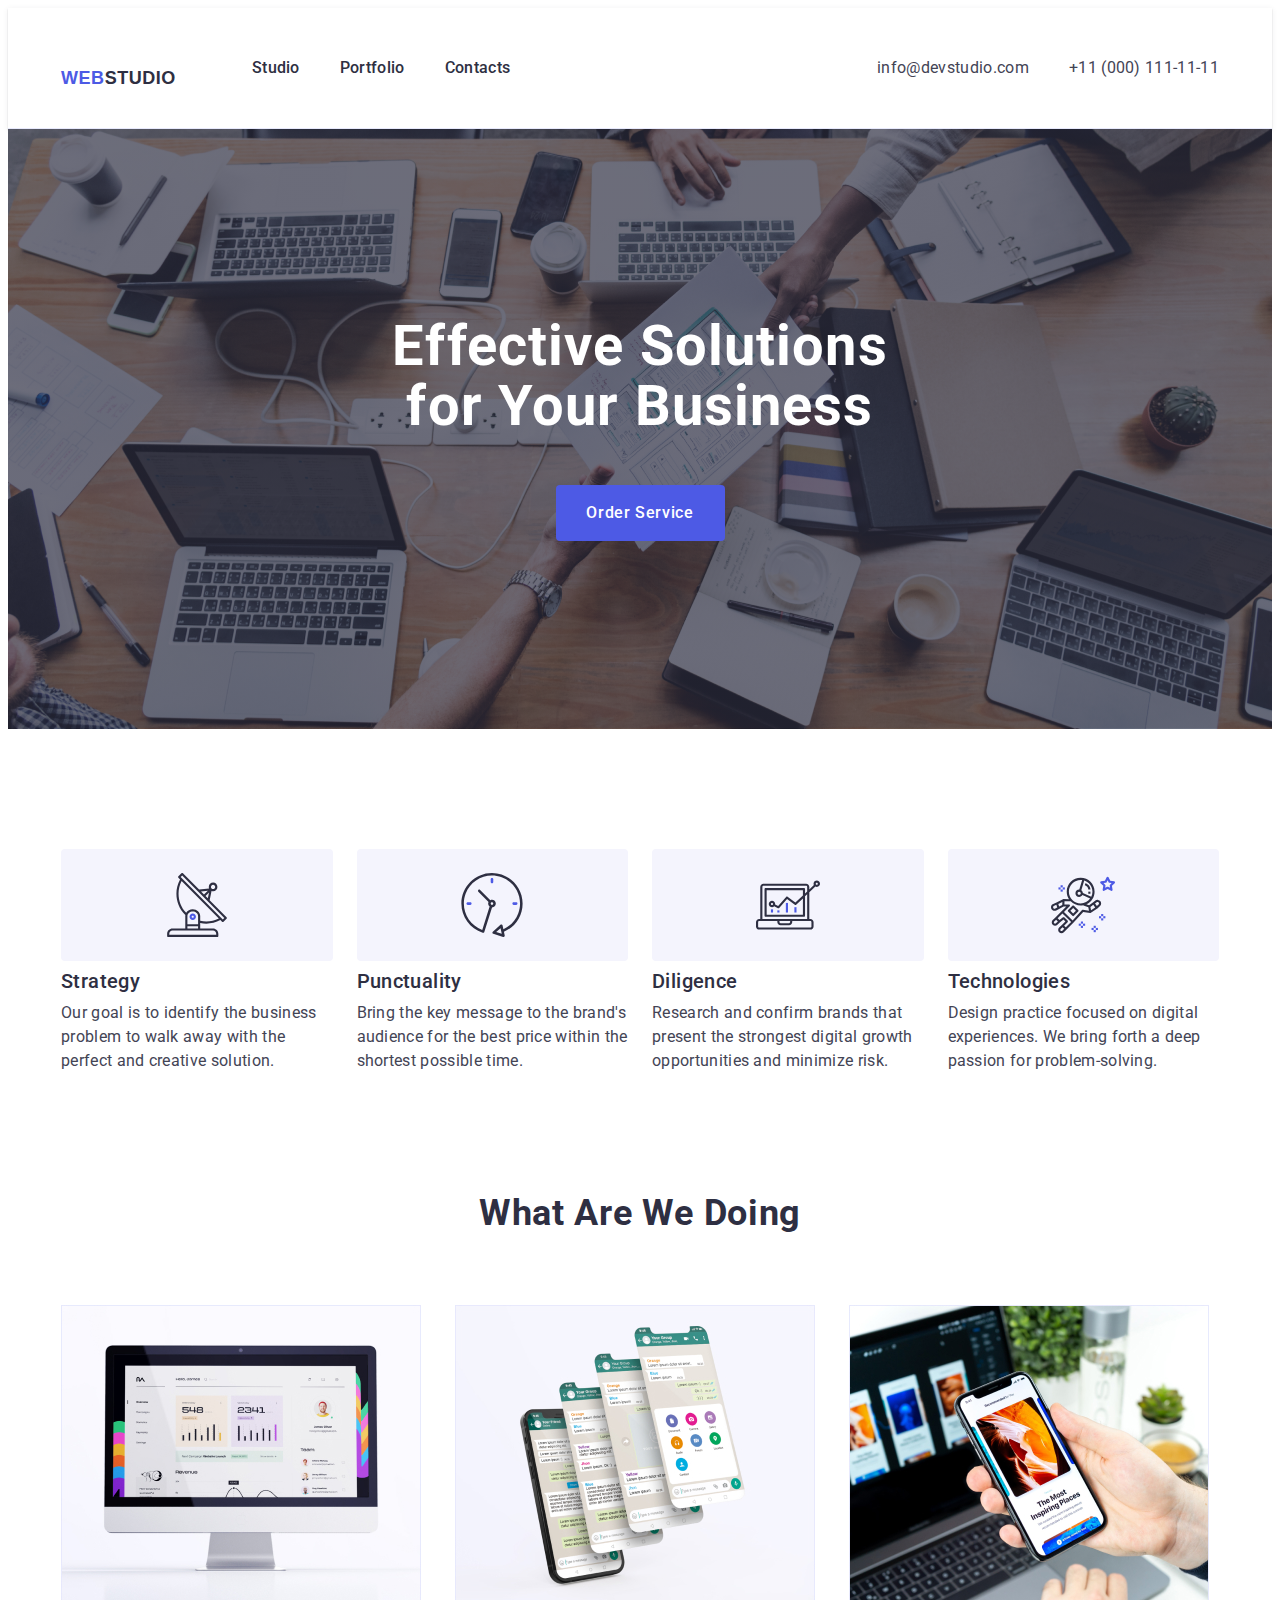
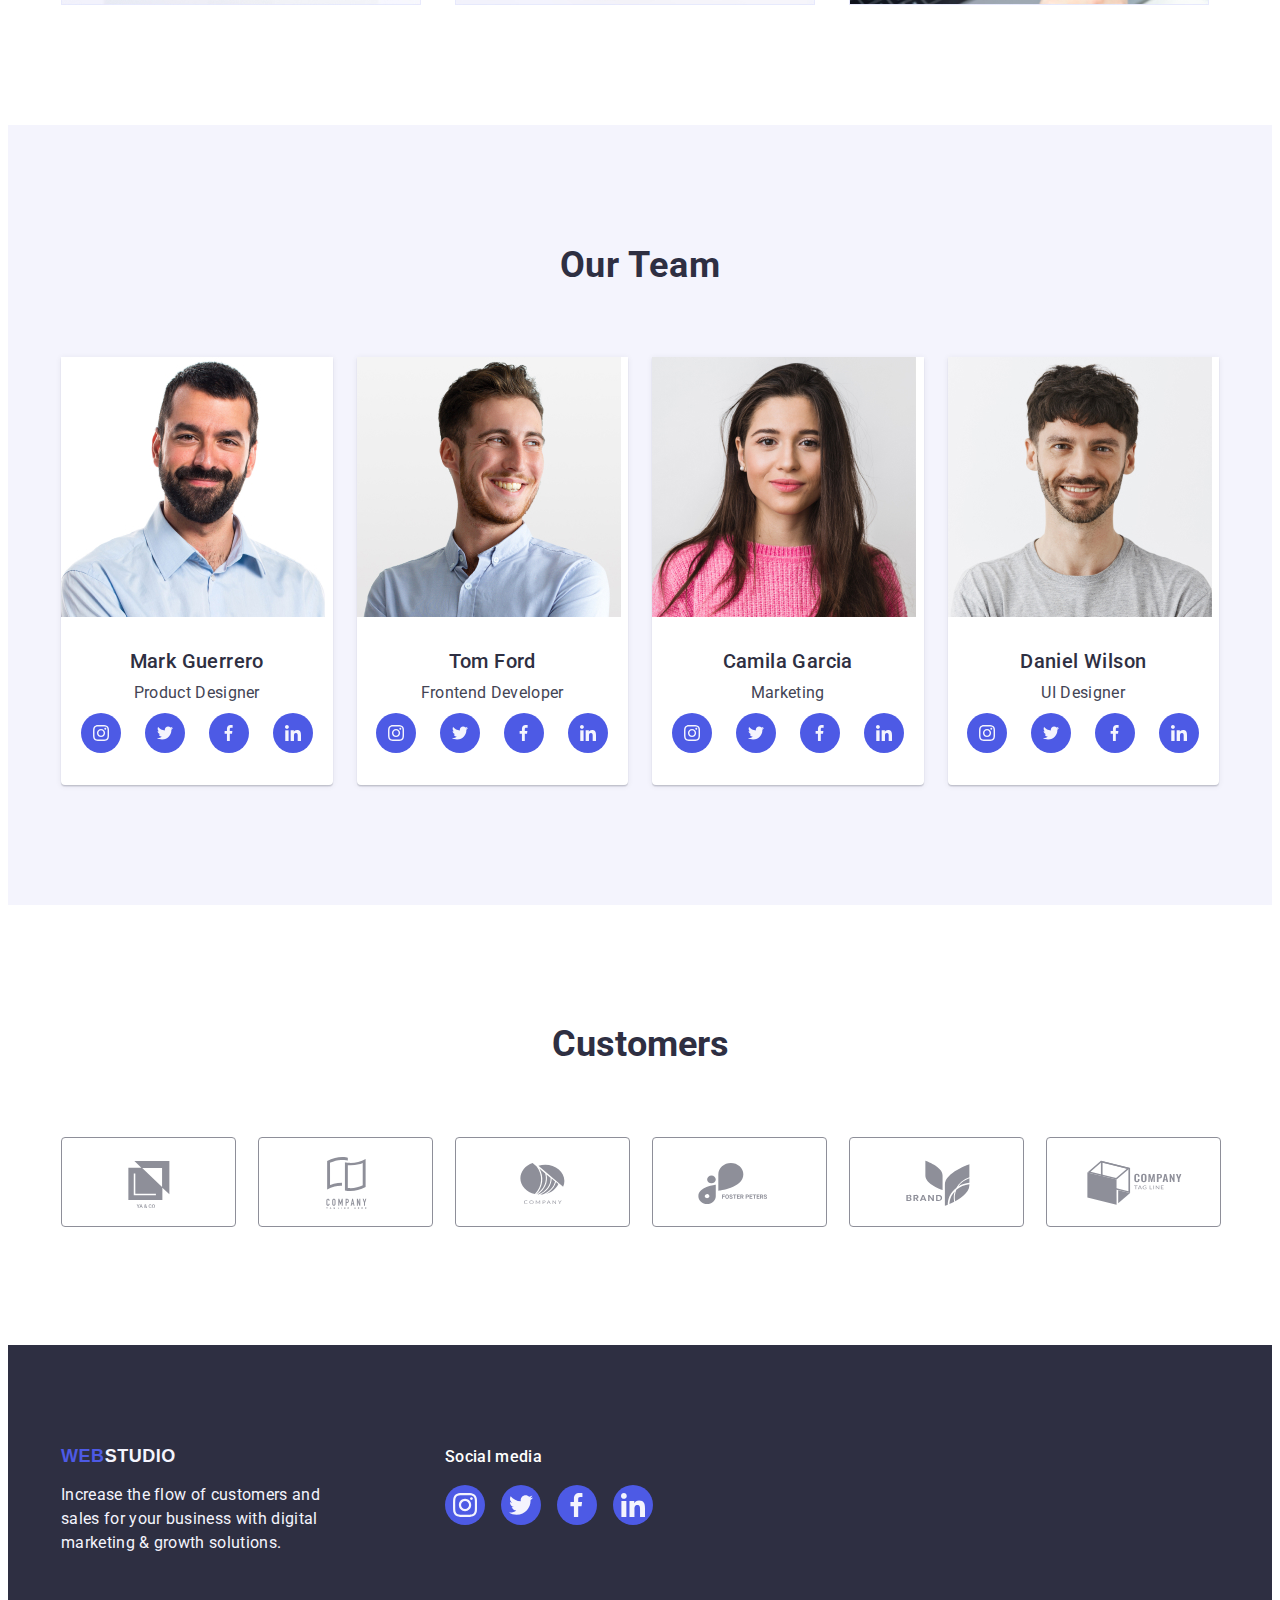
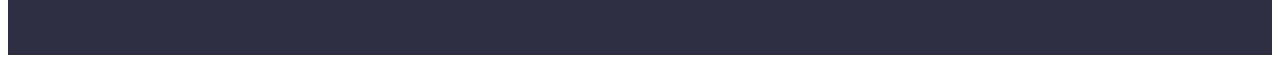
<file: index.html>
<!DOCTYPE html>
<html lang="en">
<head>
    <meta charset="UTF-8">
    <meta http-equiv="X-UA-Compatible" content="IE=edge">
    <meta name="viewport" content="width=device-width, initial-scale=1.0">
    <title>Document</title>
    <link rel="stylesheet" href="https://cdnjs.cloudflare.com/ajax/libs/modern-normalize/2.0.0/modern-normalize.min.css" integrity="sha512-4xo8blKMVCiXpTaLzQSLSw3KFOVPWhm/TRtuPVc4WG6kUgjH6J03IBuG7JZPkcWMxJ5huwaBpOpnwYElP/m6wg==" crossorigin="anonymous" referrerpolicy="no-referrer">
    <link rel="stylesheet" href="./css/style.css">
    <link rel="preconnect" href="https://fonts.googleapis.com">
    <link rel="preconnect" href="https://fonts.gstatic.com" crossorigin>
    <link rel="preconnect" href="https://fonts.googleapis.com">
<link rel="preconnect" href="https://fonts.gstatic.com" crossorigin>
<link href="https://fonts.googleapis.com/css2?family=Roboto:wght@400;500;700&amp;display=swap" rel="stylesheet">
</head>
<body>
    <header class="header">
        <div class="header-main container">
            <nav class="header-nav">
                <a href="./index.html" class="logo link">Web<span class="logo-studio">Studio</span></a>
                <ul class="site-nav list">
                    <li><a href="./index.html" class="link">Studio</a></li>
                    <li><a href="./portfolio.html" class="link">Portfolio</a></li>
                    <li><a href="" class="link">Contacts</a></li>
                </ul>
            </nav>
            <address class="social">
                <ul class="auth-nav list"> 
                    <li><a href="mailto:info@devstudio.com" class="email link">info@devstudio.com</a></li>
                    <li><a href="tel:+110001111111" class="email link">+11 (000) 111-11-11</a></li>
                </ul>
            </address>
        </div>
    </header>
    <main>
        <section class="hero">
            <div class="container">
                <h1 class="hero-title">Effective Solutions <br> for Your Business</h1>
                <button type="button" class="hero-btn">Order Service</button>
            </div>
        </section>
        <section class="section">
            <div class="container">
                <h2 class="visually-hidden">???</h2>
                <ul class="features-list list">
                    <li class="section-item">
                        <div class="section-icon">
                            <svg width="64" height="64">
                                <use href="./images/icons.svg#icon-strategy"></use>
                            </svg>
                        </div>
                            <h3 class="title">Strategy</h3>
                            <P class="paragraff">Our goal is to identify the business problem to walk away with the perfect and creative solution.</P>
                    </li>
                    <li class="section-item">
                        <div class="section-icon">
                            <svg width="64" height="64">
                                <use href="./images/icons.svg#icon-punkt"></use>
                            </svg>
                        </div>
                        <h3 class="title">Punctuality</h3>
                        <p class="paragraff">Bring the key message to the brand's audience for the best price within the shortest possible time.</p>
                    </li>
                    <li class="section-item">
                        <div class="section-icon">
                            <svg width="64" height="64">
                                <use href="./images/icons.svg#icon-diligance"></use>
                            </svg>
                        </div>
                        <h3 class="title">Diligence</h3>
                        <p class="paragraff">Research and confirm brands that present the strongest digital growth opportunities and minimize risk.</p>
                    </li>
                    <li class="section-item">
                        <div class="section-icon">
                            <svg width="64" height="64">
                                <use href="./images/icons.svg#icon-astronaut"></use>
                            </svg>
                        </div>
                        <h3 class="title">Technologies</h3>
                        <p class="paragraff">Design practice focused on digital experiences. We bring forth a deep passion for problem-solving.</p>
                    </li>
                </ul>
            </div>
        </section>
        <section class="work">
            <div class="container">
                <h2 class="section-title">What are we doing</h2>
                <ul class="work-list list">
                    <li class="work-item"><img src="./images/rec.jpg" alt="rectangle1" width="360"></li>
                    <li class="work-item"><img src="./images/recc.jpg" alt="rectangle2" width="360"></li>
                    <li class="work-item"><img src="./images/reccc.jpg" alt="rectangle3" width="360"></li>
                </ul>
            </div>
        </section>
        <section class="team">
            <div class="container">
                <h2 class="section-title-team">Our Team</h2>
                <ul class="section-team-list list">
                    <li class="person">
                            <img src="./images/img.jpg" alt="Mark" width="264">
                        <div class="person-card">
                            <h3 class="person-name">Mark Guerrero</h3>
                            <p class="person-p">Product Designer</p>
                                <ul class="person-card-list list">
                                    <li class="person-card-item">
                                        <a
                                            href=""
                                            class="person-card-link"
                                            target="_blank"
                                            rel="noopener noreferrer"
                                            >
                                            <svg class="person-card-icon" width="16" height="16"> 
                                        <use href="./images/icons.svg#icon-instagram-card" ></use>
                                    </svg>
                                        </a>
                                    </li>
                                    <li class="person-card-item">
                                        <a
                                            href=""
                                            class="person-card-link"
                                            target="_blank"
                                            rel="noopener noreferrer"
                                            >
                                            <svg class="person-card-icon" width="16" height="16"> 
                                                <use href="./images/icons.svg#icon-twitter-card" ></use>
                                            </svg>
                                        </a>
                                    </li>
                                    <li class="person-card-item">
                                        <a
                                            href=""
                                            class="person-card-link"
                                            target="_blank"
                                            rel="noopener noreferrer"
                                            >
                                            <svg class="person-card-icon" width="16" height="16"> 
                                                <use href="./images/icons.svg#icon-facebook-card"></use>
                                            </svg>
                                        </a>
                                    </li>
                                    <li class="person-card-item">
                                        <a
                                            href=""
                                            class="person-card-link"
                                            target="_blank"
                                            rel="noopener noreferrer"
                                            >
                                            <svg class="person-card-icon" width="16" height="16"> 
                                                <use href="./images/icons.svg#icon-in-card"></use>
                                            </svg>
                                        </a>
                                    </li>
                                </ul>
                        </div>
                    </li>
                    <li class="person">
                        <img src="./images/img(1).jpg" alt="Tom" width="264">
                        <div class="person-card">
                        <h3 class="person-name">Tom Ford</h3>
                        <p class="person-p">Frontend Developer</p>
                        <ul class="person-card-list list">
                            <li class="person-card-item">
                                <a
                                    href=""
                                    class="person-card-link"
                                    target="_blank"
                                    rel="noopener noreferrer"
                                    >
                                    <svg class="person-card-icon" width="16" height="16"> 
                                <use href="./images/icons.svg#icon-instagram-card" ></use>
                            </svg>
                                </a>
                            </li>
                            <li class="person-card-item">
                                <a
                                    href=""
                                    class="person-card-link"
                                    target="_blank"
                                    rel="noopener noreferrer"
                                    >
                                    <svg class="person-card-icon" width="16" height="16"> 
                                        <use href="./images/icons.svg#icon-twitter-card" ></use>
                                    </svg>
                                </a>
                            </li>
                            <li class="person-card-item">
                                <a
                                    href=""
                                    class="person-card-link"
                                    target="_blank"
                                    rel="noopener noreferrer"
                                    >
                                    <svg class="person-card-icon" width="16" height="16"> 
                                        <use href="./images/icons.svg#icon-facebook-card"></use>
                                    </svg>
                                </a>
                            </li>
                            <li class="person-card-item">
                                <a
                                    href=""
                                    class="person-card-link"
                                    target="_blank"
                                    rel="noopener noreferrer"
                                    >
                                    <svg class="person-card-icon" width="16" height="16"> 
                                        <use href="./images/icons.svg#icon-in-card"></use>
                                    </svg>
                                </a>
                            </li>
                        </ul>
                </div>
            </li>
                    <li class="person">
                        <img src="./images/img(2).jpg" alt="Camila" width="264">
                        <div class="person-card">
                        <h3 class="person-name">Camila Garcia</h3>
                        <p class="person-p">Marketing</p>
                        <ul class="person-card-list list">
                            <li class="person-card-item">
                                <a
                                    href=""
                                    class="person-card-link"
                                    target="_blank"
                                    rel="noopener noreferrer"
                                    >
                                    <svg class="person-card-icon" width="16" height="16"> 
                                <use href="./images/icons.svg#icon-instagram-card" ></use>
                            </svg>
                                </a>
                            </li>
                            <li class="person-card-item">
                                <a
                                    href=""
                                    class="person-card-link"
                                    target="_blank"
                                    rel="noopener noreferrer"
                                    >
                                    <svg class="person-card-icon" width="16" height="16"> 
                                        <use href="./images/icons.svg#icon-twitter-card" ></use>
                                    </svg>
                                </a>
                            </li>
                            <li class="person-card-item">
                                <a
                                    href=""
                                    class="person-card-link"
                                    target="_blank"
                                    rel="noopener noreferrer"
                                    >
                                    <svg class="person-card-icon" width="16" height="16"> 
                                        <use href="./images/icons.svg#icon-facebook-card"></use>
                                    </svg>
                                </a>
                            </li>
                            <li class="person-card-item">
                                <a
                                    href=""
                                    class="person-card-link"
                                    target="_blank"
                                    rel="noopener noreferrer"
                                    >
                                    <svg class="person-card-icon" width="16" height="16"> 
                                        <use href="./images/icons.svg#icon-in-card"></use>
                                    </svg>
                                </a>
                            </li>
                        </ul>
                </div>
            </li>
                    <li class="person">
                        <img src="./images/img(3).jpg" alt="Daniel" width="264">
                        <div class="person-card">
                        <h3 class="person-name">Daniel Wilson</h3>
                        <p class="person-p">UI Designer</p>
                        <ul class="person-card-list list">
                            <li class="person-card-item">
                                <a
                                    href=""
                                    class="person-card-link"
                                    target="_blank"
                                    rel="noopener noreferrer"
                                    >
                                    <svg class="person-card-icon" width="16" height="16"> 
                                <use href="./images/icons.svg#icon-instagram-card" ></use>
                            </svg>
                                </a>
                            </li>
                            <li class="person-card-item">
                                <a
                                    href=""
                                    class="person-card-link"
                                    target="_blank"
                                    rel="noopener noreferrer"
                                    >
                                    <svg class="person-card-icon" width="16" height="16"> 
                                        <use href="./images/icons.svg#icon-twitter-card" ></use>
                                    </svg>
                                </a>
                            </li>
                            <li class="person-card-item">
                                <a
                                    href=""
                                    class="person-card-link"
                                    target="_blank"
                                    rel="noopener noreferrer"
                                    >
                                    <svg class="person-card-icon" width="16" height="16"> 
                                        <use href="./images/icons.svg#icon-facebook-card"></use>
                                    </svg>
                                </a>
                            </li>
                            <li class="person-card-item">
                                <a
                                    href=""
                                    class="person-card-link"
                                    target="_blank"
                                    rel="noopener noreferrer"
                                    >
                                    <svg class="person-card-icon" width="16" height="16"> 
                                        <use href="./images/icons.svg#icon-in-card"></use>
                                    </svg>
                                </a>
                            </li>
                        </ul>
                        </div>
                    </li>
                </ul>
            </div>
        </section>
        <section class="customers">
            <div class="customers-cont container">
                <h2 class="customers-title">Customers</h2>
                <ul class="customers-list list">
                    <li class="customers-item">
                        <a class="customers-link" href="#">
                            <svg width="104" height="56" class="customers-icon">
                                <use href="./images/icons.svg#icon-Logo"></use>
                            </svg>
                        </a>
                    </li>
                    <li class="customers-item">
                        <a class="customers-link" href="#">
                            <svg width="104" height="56" class="customers-icon">
                                <use href="./images/icons.svg#icon-company-cs"></use>
                            </svg>
                        </a>
                    </li>
                    <li class="customers-item">
                        <a class="customers-link" href="#">
                            <svg width="104" height="56" class="customers-icon">
                                <use href="./images/icons.svg#icon-company2-cs"></use>
                            </svg>
                        </a>
                    </li>
                    <li class="customers-item">
                        <a class="customers-link" href="#">
                            <svg width="104" height="56" class="customers-icon">
                                <use href="./images/icons.svg#icon-foster-cs"></use>
                            </svg>
                        </a>
                    </li>
                    <li class="customers-item">
                        <a class="customers-link" href="#">
                            <svg width="104" height="56" class="customers-icon">
                                <use href="./images/icons.svg#icon-brand-cs"></use>
                            </svg>
                        </a>
                    </li>
                    <li class="customers-item">
                        <a class="customers-link" href="#">
                            <svg width="104" height="56" class="customers-icon">
                                <use href="./images/icons.svg#icon-tag-line-cs"></use>
                            </svg>
                        </a>
                    </li>
                </ul>
            </div>
        </section>
    </main>
    <footer class="footer">
        <div class="container foot-container">
            <div class="foot-cont">
                <a href="./index.html" class="link logo-footer">Web<span class="footer-logo-studio">Studio</span></a>
                <p class="footer-text">Increase the flow of customers and sales for your business with digital marketing & growth solutions.</p>
            </div>
            <div class="social-media-foot">
                <p class="media-footer">Social media</p>
                <ul class="media-list list">
                    <li class="media-item">
                        <a href="#"  class="media-icon">
                            <svg width="24" height="24" class="footer-icon">
                                <use href="./images/icons.svg#icon-instagram-card"></use>
                            </svg>
                        </a>
                    </li>
                    <li class="media-item">
                        <a href="#" class="media-icon">
                            <svg width="24" height="24" class="footer-icon">
                                <use href="./images/icons.svg#icon-twitter-card"></use>
                            </svg>
                        </a>
                    </li>
                    <li class="media-item">
                        <a href="#" class="media-icon">
                            <svg width="24" height="24" class="footer-icon">
                                <use href="./images/icons.svg#icon-facebook-card"></use>
                            </svg>
                        </a>
                    </li>
                    <li class="media-item">
                        <a href="#" class="media-icon">
                            <svg width="24" height="24" class="footer-icon">
                                <use href="./images/icons.svg#icon-in-card"></use>
                            </svg>
                        </a>
                    </li>
                </ul>
            </div>
        </div>
    </footer>
</body>
</html>
</file>
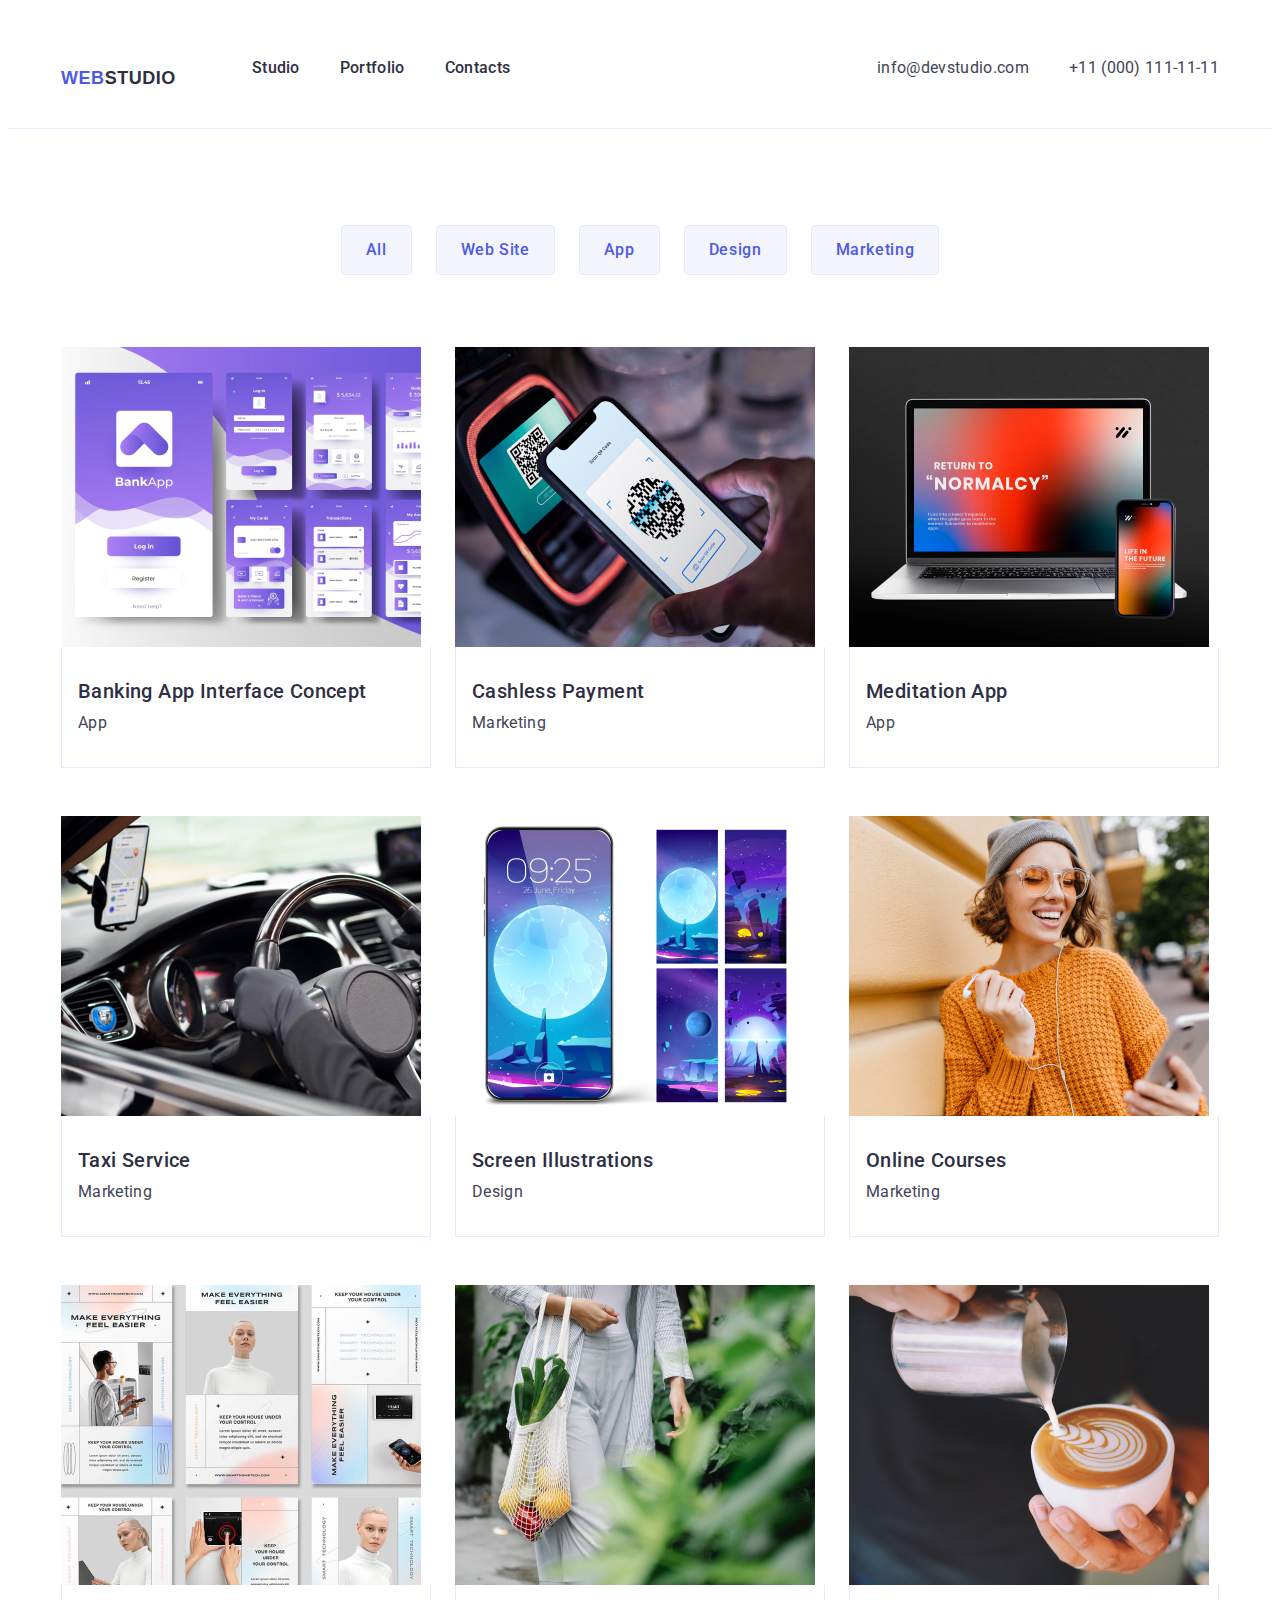
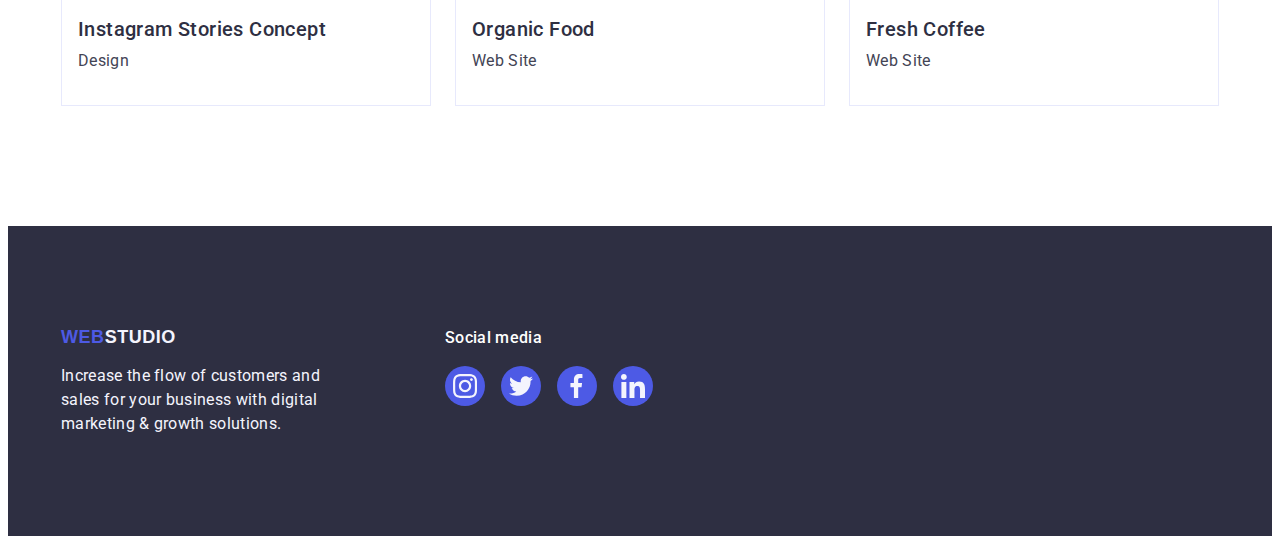
<file: portfolio.html>
<!DOCTYPE html>
<html lang="en">
<head>
    <meta charset="UTF-8">
    <meta http-equiv="X-UA-Compatible" content="IE=edge">
    <meta name="viewport" content="width=device-width, initial-scale=1.0">
    <title>Document</title>
    <link rel="stylesheet" href="https://cdnjs.cloudflare.com/ajax/libs/modern-normalize/2.0.0/modern-normalize.min.css" integrity="sha512-4xo8blKMVCiXpTaLzQSLSw3KFOVPWhm/TRtuPVc4WG6kUgjH6J03IBuG7JZPkcWMxJ5huwaBpOpnwYElP/m6wg==" crossorigin="anonymous" referrerpolicy="no-referrer">
    <link rel="stylesheet" href="./css/style.css">
    <link rel="preconnect" href="https://fonts.googleapis.com">
<link rel="preconnect" href="https://fonts.gstatic.com" crossorigin>
<link href="https://fonts.googleapis.com/css2?family=Roboto:wght@400;500;700&amp;display=swap" rel="stylesheet">
    </head>
<header class="page">
    <div class="page-container container">
        <nav class="page-nav">
            <a href="./index.html" class="logo link">Web<span class="logo-studio">Studio</span></a>
            <ul class="site-nav list ">
                <li><a class="site-nav list link" href="./index.html">Studio</a></li>
                <li><a class="site-nav list link" href="./portfolio.html">Portfolio</a></li>
                <li><a class="site-nav list link" href="">Contacts</a></li>
            </ul>
        </nav>
        <address class="social">
            <ul class="auth-nav list"> 
                <li><a href="mailto:info@devstudio.com" class="email link">info@devstudio.com</a></li>
                <li><a href="tel:+110001111111" class="email link">+11 (000) 111-11-11</a></li>
            </ul>
        </address>
    </div>
</header>
        <main>
            <section class="page-section">
                <div class="container">
                    <h1 class="visually-hidden">hidden</h1>
                    <ul class="button list">
                        <li>
                            <button type="button" class="btn">All</button>
                        </li>
                        <li>
                            <button type="button" class="btn">Web Site</button>
                        </li>
                        <li>
                            <button type="button" class="btn">App</button>
                        </li>
                        <li>
                            <button type="button" class="btn">Design</button>
                        </li>
                        <li>
                            <button type="button" class="btn">Marketing</button>
                        </li>
                    </ul>
                    <ul class="app list">
                        <Li class="app-list">
                            <a href="" class="link portfolio-link">
                                <img src="./images/banking.jpg" alt="banking" width="360">
                                <div class="list-card">
                                <h2 class="other-h">Banking App Interface Concept</h2>
                                <p class="paragraff">App</p>
                            </div>
                            </a>
                        </Li>
                        <li class="app-list">
                            <a href="" class="link portfolio-link" >
                            <img src="./images/cashless.jpg" alt="cashless" width="360">
                            <div class="list-card">
                            <h2 class="other-h">Cashless Payment</h2>
                            <p class="paragraff">Marketing</p>
                            </div>
                            </a>
                        </li>
                        <li class="app-list">
                            <a href="" class="link portfolio-link">
                            <img src="./images/meditation.jpg" alt="meditation" width="360">
                            <div class="list-card">
                            <h2 class="other-h">Meditation App</h2>
                            <p class="paragraff">App</p>
                            </div>
                            </a>
                        </li>
                        <li class="app-list">
                            <a href="" class="link portfolio-link">
                            <img src="./images/aaxi.jpg" alt="Taxi" width="360">
                            <div class="list-card">
                            <h2 class="other-h">Taxi Service</h2>
                            <p class="paragraff">Marketing</p>
                            </div>
                            </a>
                        </li>
                        <li class="app-list">
                            <a href="" class="link portfolio-link">
                            <img src="./images/screen.jpg" alt="screen" width="360">
                            <div class="list-card">
                            <h2 class="other-h">Screen Illustrations</h2>
                            <p class="paragraff">Design</p>
                            </div>
                            </a>
                        </li>
                        <li class="app-list">
                            <a href="" class="link portfolio-link">
                            <img src="./images/online.jpg" alt="online" width="360">
                            <div class="list-card">
                            <h2 class="other-h">Online Courses</h2>
                            <p class="paragraff">Marketing</p>
                            </div>
                            </a>
                        </li>
                        <li class="app-list">
                            <a href="" class="link portfolio-link">
                            <img src="./images/intagram.jpg" alt="Instagram" width="360">
                            <div class="list-card">
                            <h2 class="other-h">Instagram Stories Concept</h2>
                            <p class="paragraff">Design</p>
                            </div>
                            </a>
                        </li>
                        <li class="app-list">
                            <a href="" class="link portfolio-link">
                            <img src="./images/organic.jpg" alt="organic" width="360">
                            <div class="list-card">
                            <h2 class="other-h">Organic Food</h2>
                            <p class="paragraff">Web Site</p>
                            </div>
                            </a>
                        </li>
                        <li class="app-list">
                            <a href="" class="link portfolio-link">
                            <img src="./images/coffee.jpg" alt="Fresh" width="360">
                            <div class="list-card">
                            <h2 class="other-h">Fresh Coffee</h2>
                            <p class="paragraff">Web Site</p>
                            </div>
                            </a>
                        </li>
                    </ul>
                </div>
            </section>
        </main>
        <footer class="footer">
            <div class="container foot-container">
                <div class="foot-cont">
                    <a href="./index.html" class="link logo-footer">Web<span class="footer-logo-studio">Studio</span></a>
                    <p class="footer-text">Increase the flow of customers and sales for your business with digital marketing & growth solutions.</p>
                </div>
                <div class="social-media-foot">
                    <p class="media-footer">Social media</p>
                    <ul class="media-list list">
                        <li class="media-item">
                            <a href="#" class="media-icon">
                                <svg width="24" height="24" class="footer-icon">
                                    <use href="./images/icons.svg#icon-instagram-card"></use>
                                </svg>
                            </a>
                        </li>
                        <li class="media-item">
                            <a href="#" class="media-icon">
                                <svg width="24" height="24" class="footer-icon">
                                    <use href="./images/icons.svg#icon-twitter-card"></use>
                                </svg>
                            </a>
                        </li>
                        <li class="media-item">
                            <a href="#" class="media-icon">
                                <svg width="24" height="24" class="footer-icon">
                                    <use href="./images/icons.svg#icon-facebook-card"></use>
                                </svg>
                            </a>
                        </li>
                        <li class="media-item">
                            <a href="#" class="media-icon">
                                <svg width="24" height="24" class="footer-icon">
                                    <use href="./images/icons.svg#icon-in-card"></use>
                                </svg>
                            </a>
                        </li>
                    </ul>
                </div>
            </div>
        </footer>
</body>
</html>
</file>
<file: css/style.css>
/* цвет основного текста #2E2F42 */
/* вторичный цвет #434455 */
/* белый цвет #FFFFFF */
/* цвет хедера(лого) #4D5AE5 */
/* цвет футера #F4F4FD  */
/* акцент #4D5AE5 */
:root {
    --primary-text-color: #4D5AE5;
    --dark-text-color: #2E2F42;
    --success-text-color: #31D0AA;
    --text-color: #434455;
    --subtle-text-color: #8E8F99;
    --accent-text-color: #E7E9FC;
    --light-text-color: #F4F4FD; 
    --light-color: #FFFFFF;
}
p,
h1,
h2,
h3,
h4,
h5,
h6 {
    margin: 0;
}
ul {
    margin: 0;
    padding: 0;
}
img {
    display: block;
}

body {
    font-family: "Roboto", sans-serif;
    background-color: var(--light-color);
    color : var(--text-color);
}

.container {
    margin: 0 auto;
    width: 1158px;
    padding-left: 15px;
    padding-right: 15px;
}
.header {
    border-bottom: 1px solid #e7e9fc;
    box-shadow: 0px 2px 1px rgba(46, 47, 66, 0.08), 0px 1px 1px rgba(46, 47, 66, 0.16), 0px 1px 6px rgba(46, 47, 66, 0.08);
}
.header-main.container {
    margin: 0 auto;
}
.header-nav {
    display: flex;
    align-items: center;
}
.header-main {
    margin: 0 auto;
    display: flex;
    width: 1158px;
    padding: 0 15px;
}
.logo {
    padding-top: 22px;
    font-family: "Raleway", sans-serif;    
    font-weight: 800;
    font-size: 18px;
    line-height: 1.17;
    letter-spacing: 0.03em;
    text-transform: uppercase;
    color: var(--primary-text-color);
    margin-right: 76px;
}
.link {
text-decoration: none;
}
.logo-studio {
color: #2e2f42;
}
.site-nav {
    font-weight: 500;
    line-height: 1.5;
    letter-spacing: 0.02em;
    display: flex;
    gap: 40px;
    padding: 24px 0;
}
.auth-nav {
    display: flex;
    gap: 40px;
    padding: 24px 0;
}
.list {
    list-style: none;
}

/* site-nav  */
.site-nav .link {
    color: var(--dark-text-color);
}
.site-nav .link:hover, 
.site-nav .link:focus {
    color: #404bbf;
} 
.social {
    margin-left: auto;
    display: block;
    font-style: normal;
}
.email {
    display: block;
    font-size: 16px;
    line-height: 1.5;
    letter-spacing: 0.02em;
    color: #434455;
    padding: 24px 0;
}
.email:hover,
.email:focus {
    color:  #404bbf;
}
.hero {
    background-image:linear-gradient(rgba(46, 47, 66, 0.7), rgba(46, 47, 66, 0.7)), url(../images/people-office.jpg);
    background-repeat: no-repeat;
    background-position: center;
    background-size: cover;
    color: #FFFFFF;
    background-color: #2E2F42;
    padding: 188px 0;
    max-width: 1440px;
}
.hero-btn {
    display: block;
    margin-top: 48px;
    margin-left: auto;
    margin-right: auto;
    color: #FFFFFF;
    background-color: #4D5AE5;
    font-family: "Roboto", sans-serif;
    font-weight: 500;
    font-size: 16px;
    line-height: 1.5;
    letter-spacing: 0.04em;
    cursor: pointer;
    min-width: 169px;
    height: 56px;
    border: none;
    border-radius: 4px;
}
.hero-btn:hover,
.hero-btn:focus {
    background-color: #404BBF;
}
.hero-title {
    margin-left: auto;
    margin-right: auto;
    max-width: 496px;
    font-size: 56px;
    line-height: 1.07;
    text-align: center;
    letter-spacing: 0.02em;
}
.section {
    padding: 120px 0;
}
.section-icon {
    display: flex;
    align-items: center;
    justify-content: center;
    height: 112px;
    background-color: #f4f4fd;
    border-radius: 4px;
    margin-bottom: 8px;
}
.section-title {
    color: #2E2F42;
    font-weight: 500;
    font-size: 20px;
    line-height: 1.2;
    letter-spacing: 0.02em;
    margin-bottom: 72px;
}
.visually-hidden {
    position: absolute;
    white-space: nowrap;
    width: 1px;
    height: 1px;
    margin: -1px;
    border: 0;
    padding: 0;
    clip-path: inset(100%);
    clip: rect(0 0 0 0);
    overflow: hidden;
}
.work-list {
    display: flex;
    gap: 24px;
}

.title {
    margin-bottom: 8px;
    font-weight: 500;
    font-size: 20px;
    line-height: 1.2;
    letter-spacing: 0.02em;
}
.paragraff {
    line-height: 1.5;
    letter-spacing: 0.02em;
    color: var(--text-color);
}

.section-title {
    font-size: 36px;
    line-height: 1.11;
    text-align: center;
    letter-spacing: 0.02em;
    text-transform: capitalize;
    margin-bottom: 72px;
    font-family: 'Roboto';
font-style: normal;
font-weight: 700;
font-size: 36px;
line-height: 40px;
/* identical to box height, or 111% */

text-align: center;
letter-spacing: 0.02em;
text-transform: capitalize;

/* NAVY BLUE */

color: #2E2F42;
}
.section-item {
    flex-basis: calc((100% - 72px) / 4);
}
.features-list {
    display: flex;
    gap: 24px;
}
.features-list .title {
    color: #2E2F42;
}
.work {
    padding-bottom: 120px;
}
.work-item {
    flex-basis: calc((100% - 3 * 16px) / 3);
}

.team {
    background-color: var(--light-text-color);
    padding: 120px 0;
}
.team-list {
    display: flex;
    background-color: #FFFFFF;
    gap: 24px;
}
.person {
    flex-basis: calc((100% - 72px) / 4);
    background-color: #FFFFFF;
    border-radius: 0px 0px 4px 4px; 
    box-shadow: 0px 1px 6px rgba(46, 47, 66, 0.08), 0px 1px 1px rgba(46, 47, 66, 0.16), 0px 2px 1px rgba(46, 47, 66, 0.08);
}
.person-name {
    margin-bottom: 8px;
    text-align: center;
    font-weight: 500;
    font-size: 20px;
    line-height: 1.2;
    letter-spacing: 0.02em;
    color: var(--dark-text-color)
}
.person-list {
    border-radius: 0px 0px 4px 4px;
}
.person-card {
    padding: 32px 16px;
}
.person-card-icon {
    fill: var(--light-text-color);
}
.person-card-list {
    display: flex;
    justify-content: center;
    gap: 24px;
}
.person-card-item {
    width: 40px;
    height: 40px;
}
.person-card-link {
    width: 100%;
    height: 100%;
    background-color: #4D5AE5;
    border-radius: 50%;
    display: flex;
    align-items: center;
    justify-content: center;
}
.person-card-link:hover,
.person-card-link:focus {
    background-color: #404bbf;
}
.person-p {
    text-align: center;
    font-size: 16px;
    line-height: 1.5;
    letter-spacing: 0.02em;
    margin-bottom: 8px;
}
.section-title-team {
    text-align: center;
    margin-right: auto;
    margin-left: auto;
    margin-bottom: 72px;
    font-family: 'Roboto';
font-style: normal;
font-weight: 700;
font-size: 36px;
line-height: 40px;
/* identical to box height, or 111% */

text-align: center;
letter-spacing: 0.02em;
text-transform: capitalize;

/* NAVY BLUE */

color: #2E2F42;
}
.section-team-list {
    display: flex;
    gap: 24px;
}
.container-teams {
    padding: 32px 16px;
}
.customers {
    padding-top: 120px;
    padding-bottom: 120px;
}
.customers-title {
    font-size: 36px;
    line-height: 1.11;
    color: var(--dark-text-color);
    margin-bottom: 72px;
    text-align: center;

}
.customers-list {
    display: flex;
    gap: 24px;
}
.customers-item {
    width: calc((100% - 120px) / 6);
    height: 88px;

}
.customers-link {
    width: 100%;
    height: 100%;
    border: 1px solid #8e8f99;
    border-radius: 4px;
    display: flex;
    align-items: center;
    justify-content: center;
    color: var(--subtle-text-color);
}
.customers-link:hover,
.customers-link:focus {
    border-color: #404bbf;
    color: #404bbf;
}
.customers-icon {
    fill: currentColor;
}
.footer {
    padding: 100px 0;
    background-color: var(--dark-text-color)
}

.link.logo-footer {
display: inline-block;
}
.logo-footer {
display: inline-block;
margin-bottom: 16px;
font-family: "Raleway", sans-serif;
font-weight: 800;
font-size: 18px;
line-height: 1.17;
letter-spacing: 0.03em;
text-transform: uppercase;
color: var(--primary-text-color);
}
.footer-logo-studio {
    color: #f4f4fd;
}
.footer-text {
font-family: 'Roboto';
font-style: normal;
font-weight: 400;
font-size: 16px;
line-height: 24px;
/* or 150% */

letter-spacing: 0.02em;

/* CLOUD */

color: #F4F4FD;
    max-width: 264px;
}
.footer-icon {
    fill: var(--light-text-color);
}
.site-nav .list .link {
    color: var(--dark-text-color);
}
.btn {
    padding: 12px 24px;
    display: block;
    margin-left: auto;
    margin-right: auto;
    color: #FFFFFF;
    background-color: #4D5AE5;
    font-family: "Roboto", sans-serif;
    font-weight: 500;
    font-size: 16px;
    line-height: 1.5;
    letter-spacing: 0.04em;
    cursor: pointer;
    border: 1px solid #e7e9fc;
    border-radius: 4px;
    color: var(--primary-text-color);
    background-color: var(--light-text-color);
}
.btn:hover {
    border: 1px solid transparent;
    color: white;
    background-color: #404BBF;
    ;
}
.btn:focus {
    border: 1px solid transparent;
}
.other-h {
    font-weight: 500;
    font-size: 20px;
    line-height: 1.2;
    letter-spacing: 0.02em;
    color: var(--dark-text-color);
}
.page {
    border-bottom: 1px solid #e7e9fc;
}
.page-container {
    display: flex;
}
.page-nav {
    display: flex;
    align-items: center;
}
.page-section {
    padding-top: 96px; 
    padding-bottom: 120px;
}
.button {
    display: flex;
    justify-content: center;
    gap: 24px;
    margin-bottom: 72px;
}
.hero-btn.btn {
    padding: 12px 24px;
    border: 1px solid #e7e9fc;
}
.hero-btn.btn:hover,
.hero-btn.btn:focus {
    border: 1px solid transparent;
}
.btn:first-child:hover {
    box-shadow:  0px 3px 1px rgba(0, 0, 0, 0.1), 0px 2px 1px rgba(0, 0, 0, 0.08), 0px 2px 2px rgba(0, 0, 0, 0.12);
}
.btn:first-child:focus {
    box-shadow:  0px 3px 1px rgba(0, 0, 0, 0.1), 0px 2px 1px rgba(0, 0, 0, 0.08), 0px 2px 2px rgba(0, 0, 0, 0.12);
}
.app {
    display: flex;
    flex-wrap: wrap;
    column-gap: 24px;
    row-gap: 48px;
}
.list-card {
    padding: 32px 16px;
    border: 1px solid #e7e9fc;
    border-top: none;
}
.other-h {
    margin-bottom: 8px;
}
.app-list {
    width: calc((100% - 48px) / 3); 
}
.foot-cont {
    margin-right: 120px;
}
.media-footer {
    font-weight: 500;
    font-size: 16px;
    line-height: 1.5;
    letter-spacing: 0.02em;
    color: var(--light-color);
    margin-bottom: 16px;
}
.media-list {
    display: flex;
    gap: 16px;
}
.media-item {
    width: 40px;
    height: 40px;
}
.media-icon {
    width: 100%;
    height: 100%;
    background-color: var(--primary-text-color);
    border-radius: 50%;
    display: flex;
    align-items: center;
    justify-content: center;
}
.media-icon:focus,
.media-icon:hover {
    background-color: #31d0aa;
}
.foot-container {
    display: flex;
    align-items: baseline;
}
.portfolio-link {
    display: block;
}
.portfolio-link:hover {
    box-shadow: 0px 1px 6px rgba(46, 47, 66, 0.08), 0px 1px 1px rgba(46, 47, 66, 0.16), 0px 2px 1px rgba(46, 47, 66, 0.08);
}
.portfolio-link:focus {
    background-color: #31D0AA;
    box-shadow:  0px 1px 6px rgba(46, 47, 66, 0.08), 0px 1px 1px rgba(46, 47, 66, 0.16), 0px 2px 1px rgba(46, 47, 66, 0.08);
}
</file>
